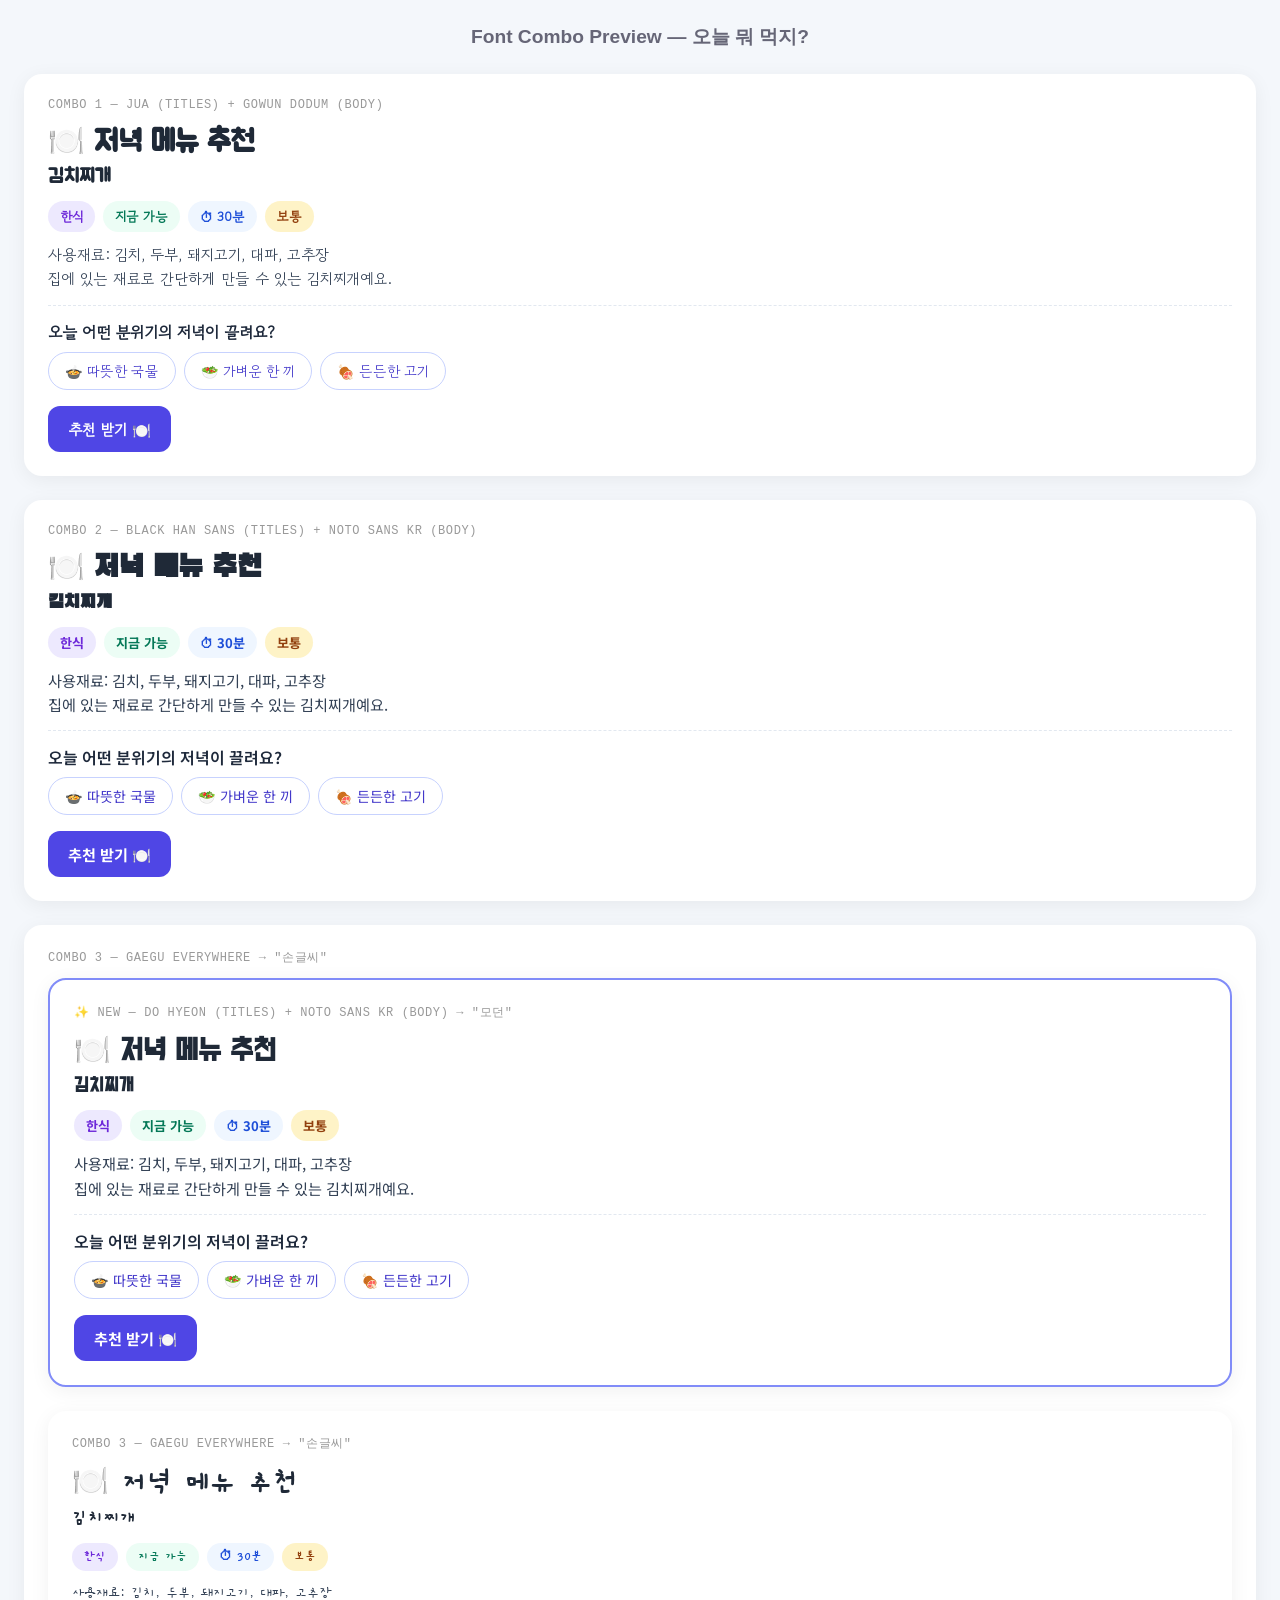
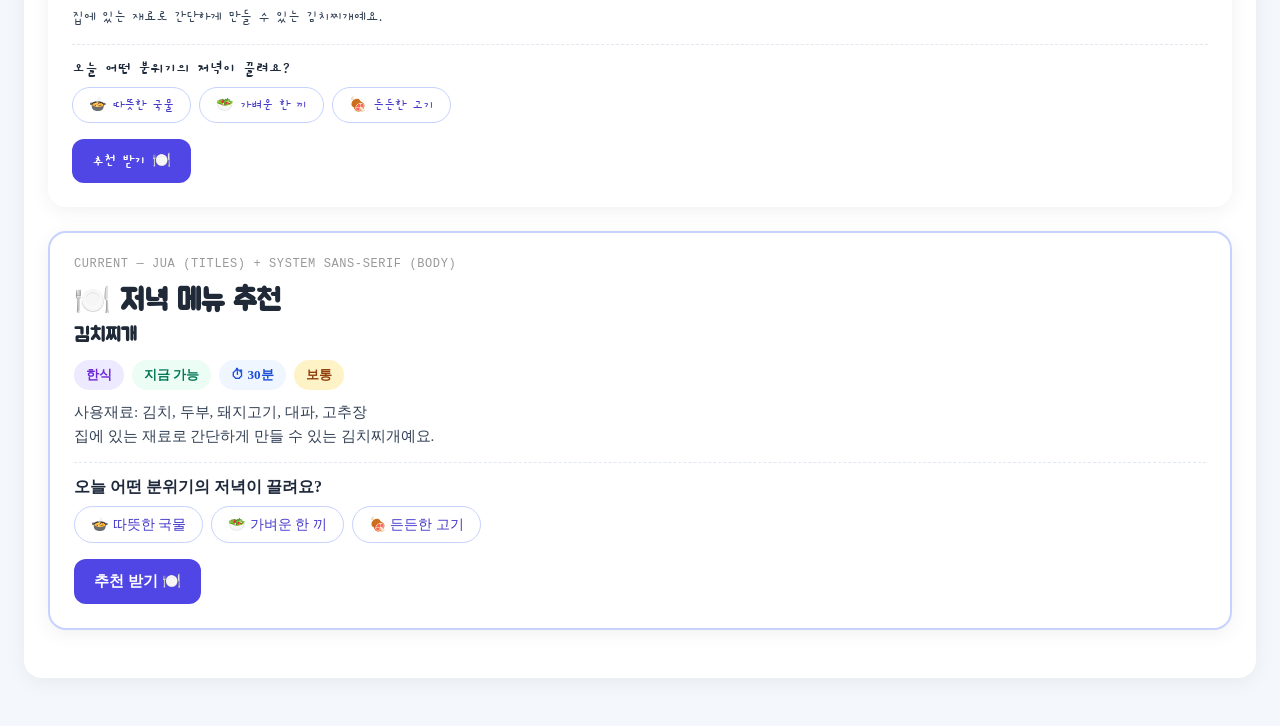
<file: font-preview.html>
<!DOCTYPE html>
<html lang="ko">
<head>
  <meta charset="UTF-8" />
  <meta name="viewport" content="width=device-width, initial-scale=1.0" />
  <title>Font Preview</title>
  <link rel="preconnect" href="https://fonts.googleapis.com">
  <link rel="preconnect" href="https://fonts.gstatic.com" crossorigin>
  <link href="https://fonts.googleapis.com/css2?family=Black+Han+Sans&family=Do+Hyeon&family=Gaegu:wght@400;700&family=Gamja+Flower&family=Gowun+Dodum&family=Gothic+A1:wght@400;700&family=IBM+Plex+Sans+KR:wght@400;600&family=Jua&family=Noto+Sans+KR:wght@400;700&display=swap" rel="stylesheet">
  <style>
    .highlight { border: 2px solid #818cf8; }
  </style>
  <style>
    * { box-sizing: border-box; margin: 0; padding: 0; }
    body { background: #f4f7fb; padding: 24px; }
    h1 { font-family: sans-serif; font-size: 1.2rem; color: #667; margin-bottom: 24px; text-align: center; }

    .combo { 
      background: #fff; 
      border-radius: 18px; 
      padding: 24px; 
      margin-bottom: 24px; 
      box-shadow: 0 4px 20px rgba(0,0,0,0.06);
    }
    .combo-label {
      font-family: monospace;
      font-size: 0.75rem;
      color: #999;
      margin-bottom: 12px;
      text-transform: uppercase;
      letter-spacing: 0.05em;
    }
    .combo-title {
      font-size: 1.85rem;
      font-weight: 900;
      color: #1f2937;
      margin-bottom: 4px;
    }
    .combo-dish {
      font-size: 1.2rem;
      font-weight: 700;
      color: #1f2937;
      margin-bottom: 12px;
    }
    .combo-body {
      font-size: 0.95rem;
      color: #334155;
      line-height: 1.6;
      margin-bottom: 10px;
    }
    .combo-pills {
      display: flex; flex-wrap: wrap; gap: 8px; margin-bottom: 10px;
    }
    .pill {
      display: inline-block;
      padding: 6px 12px;
      border-radius: 999px;
      font-size: 0.82rem;
      font-weight: 700;
    }
    .pill-purple { background: #ede9fe; color: #6d28d9; }
    .pill-green { background: #ecfdf5; color: #047857; }
    .pill-blue { background: #eff6ff; color: #1d4ed8; }
    .pill-yellow { background: #fef3c7; color: #92400e; }

    .combo-question {
      font-size: 1rem;
      font-weight: 600;
      color: #1e293b;
      margin-bottom: 8px;
    }
    .combo-options { display: flex; flex-wrap: wrap; gap: 8px; margin-bottom: 8px; }
    .option-btn {
      background: white;
      border: 1.5px solid #c7d2fe;
      border-radius: 20px;
      padding: 8px 16px;
      font-size: 0.88rem;
      color: #4338ca;
      cursor: default;
    }
    .combo-btn {
      background: #4f46e5;
      color: white;
      border: none;
      border-radius: 12px;
      padding: 12px 20px;
      font-weight: 700;
      font-size: 0.95rem;
      cursor: default;
      margin-top: 8px;
    }
    .divider { border: none; border-top: 1px dashed #e2e8f0; margin: 14px 0; }
  </style>
</head>
<body>

<h1>Font Combo Preview — 오늘 뭐 먹지?</h1>

<!-- COMBO 1: Jua + Gowun Dodum -->
<div class="combo">
  <div class="combo-label">Combo 1 — Jua (titles) + Gowun Dodum (body)</div>
  <div class="combo-title" style="font-family: 'Jua', sans-serif;">🍽️ 저녁 메뉴 추천</div>
  <div class="combo-dish" style="font-family: 'Jua', sans-serif;">김치찌개</div>
  <div class="combo-pills">
    <span class="pill pill-purple" style="font-family: 'Gowun Dodum', sans-serif;">한식</span>
    <span class="pill pill-green" style="font-family: 'Gowun Dodum', sans-serif;">지금 가능</span>
    <span class="pill pill-blue" style="font-family: 'Gowun Dodum', sans-serif;">⏱ 30분</span>
    <span class="pill pill-yellow" style="font-family: 'Gowun Dodum', sans-serif;">보통</span>
  </div>
  <div class="combo-body" style="font-family: 'Gowun Dodum', sans-serif;">
    사용재료: 김치, 두부, 돼지고기, 대파, 고추장<br>
    집에 있는 재료로 간단하게 만들 수 있는 김치찌개예요.
  </div>
  <hr class="divider">
  <div class="combo-question" style="font-family: 'Gowun Dodum', sans-serif;">오늘 어떤 분위기의 저녁이 끌려요?</div>
  <div class="combo-options">
    <span class="option-btn" style="font-family: 'Gowun Dodum', sans-serif;">🍲 따뜻한 국물</span>
    <span class="option-btn" style="font-family: 'Gowun Dodum', sans-serif;">🥗 가벼운 한 끼</span>
    <span class="option-btn" style="font-family: 'Gowun Dodum', sans-serif;">🍖 든든한 고기</span>
  </div>
  <button class="combo-btn" style="font-family: 'Gowun Dodum', sans-serif;">추천 받기 🍽️</button>
</div>

<!-- COMBO 2: Black Han Sans + Noto Sans KR -->
<div class="combo">
  <div class="combo-label">Combo 2 — Black Han Sans (titles) + Noto Sans KR (body)</div>
  <div class="combo-title" style="font-family: 'Black Han Sans', sans-serif;">🍽️ 저녁 메뉴 추천</div>
  <div class="combo-dish" style="font-family: 'Black Han Sans', sans-serif;">김치찌개</div>
  <div class="combo-pills">
    <span class="pill pill-purple" style="font-family: 'Noto Sans KR', sans-serif;">한식</span>
    <span class="pill pill-green" style="font-family: 'Noto Sans KR', sans-serif;">지금 가능</span>
    <span class="pill pill-blue" style="font-family: 'Noto Sans KR', sans-serif;">⏱ 30분</span>
    <span class="pill pill-yellow" style="font-family: 'Noto Sans KR', sans-serif;">보통</span>
  </div>
  <div class="combo-body" style="font-family: 'Noto Sans KR', sans-serif;">
    사용재료: 김치, 두부, 돼지고기, 대파, 고추장<br>
    집에 있는 재료로 간단하게 만들 수 있는 김치찌개예요.
  </div>
  <hr class="divider">
  <div class="combo-question" style="font-family: 'Noto Sans KR', sans-serif;">오늘 어떤 분위기의 저녁이 끌려요?</div>
  <div class="combo-options">
    <span class="option-btn" style="font-family: 'Noto Sans KR', sans-serif;">🍲 따뜻한 국물</span>
    <span class="option-btn" style="font-family: 'Noto Sans KR', sans-serif;">🥗 가벼운 한 끼</span>
    <span class="option-btn" style="font-family: 'Noto Sans KR', sans-serif;">🍖 든든한 고기</span>
  </div>
  <button class="combo-btn" style="font-family: 'Noto Sans KR', sans-serif;">추천 받기 🍽️</button>
</div>

<!-- COMBO 3: Gaegu everywhere -->
<div class="combo">
  <div class="combo-label">Combo 3 — Gaegu everywhere → "손글씨"</div>

<!-- NEW COMBO: Do Hyeon + Noto Sans KR -->
<div class="combo highlight">
  <div class="combo-label">✨ NEW — Do Hyeon (titles) + Noto Sans KR (body) → "모던"</div>
  <div class="combo-title" style="font-family: 'Do Hyeon', sans-serif;">🍽️ 저녁 메뉴 추천</div>
  <div class="combo-dish" style="font-family: 'Do Hyeon', sans-serif;">김치찌개</div>
  <div class="combo-pills">
    <span class="pill pill-purple" style="font-family: 'Noto Sans KR', sans-serif;">한식</span>
    <span class="pill pill-green" style="font-family: 'Noto Sans KR', sans-serif;">지금 가능</span>
    <span class="pill pill-blue" style="font-family: 'Noto Sans KR', sans-serif;">⏱ 30분</span>
    <span class="pill pill-yellow" style="font-family: 'Noto Sans KR', sans-serif;">보통</span>
  </div>
  <div class="combo-body" style="font-family: 'Noto Sans KR', sans-serif;">
    사용재료: 김치, 두부, 돼지고기, 대파, 고추장<br>
    집에 있는 재료로 간단하게 만들 수 있는 김치찌개예요.
  </div>
  <hr class="divider">
  <div class="combo-question" style="font-family: 'Noto Sans KR', sans-serif;">오늘 어떤 분위기의 저녁이 끌려요?</div>
  <div class="combo-options">
    <span class="option-btn" style="font-family: 'Noto Sans KR', sans-serif;">🍲 따뜻한 국물</span>
    <span class="option-btn" style="font-family: 'Noto Sans KR', sans-serif;">🥗 가벼운 한 끼</span>
    <span class="option-btn" style="font-family: 'Noto Sans KR', sans-serif;">🍖 든든한 고기</span>
  </div>
  <button class="combo-btn" style="font-family: 'Noto Sans KR', sans-serif;">추천 받기 🍽️</button>
</div>

<!-- Combo 3 continues below -->
<div class="combo">
  <div class="combo-label">Combo 3 — Gaegu everywhere → "손글씨"</div>
  <div class="combo-title" style="font-family: 'Gaegu', cursive; font-weight: 700;">🍽️ 저녁 메뉴 추천</div>
  <div class="combo-dish" style="font-family: 'Gaegu', cursive; font-weight: 700;">김치찌개</div>
  <div class="combo-pills">
    <span class="pill pill-purple" style="font-family: 'Gaegu', cursive;">한식</span>
    <span class="pill pill-green" style="font-family: 'Gaegu', cursive;">지금 가능</span>
    <span class="pill pill-blue" style="font-family: 'Gaegu', cursive;">⏱ 30분</span>
    <span class="pill pill-yellow" style="font-family: 'Gaegu', cursive;">보통</span>
  </div>
  <div class="combo-body" style="font-family: 'Gaegu', cursive;">
    사용재료: 김치, 두부, 돼지고기, 대파, 고추장<br>
    집에 있는 재료로 간단하게 만들 수 있는 김치찌개예요.
  </div>
  <hr class="divider">
  <div class="combo-question" style="font-family: 'Gaegu', cursive; font-weight: 700;">오늘 어떤 분위기의 저녁이 끌려요?</div>
  <div class="combo-options">
    <span class="option-btn" style="font-family: 'Gaegu', cursive;">🍲 따뜻한 국물</span>
    <span class="option-btn" style="font-family: 'Gaegu', cursive;">🥗 가벼운 한 끼</span>
    <span class="option-btn" style="font-family: 'Gaegu', cursive;">🍖 든든한 고기</span>
  </div>
  <button class="combo-btn" style="font-family: 'Gaegu', cursive;">추천 받기 🍽️</button>
</div>

<!-- BONUS: Current (Jua + system sans) -->
<div class="combo" style="border: 2px solid #c7d2fe;">
  <div class="combo-label">Current — Jua (titles) + System sans-serif (body)</div>
  <div class="combo-title" style="font-family: 'Jua', sans-serif;">🍽️ 저녁 메뉴 추천</div>
  <div class="combo-dish" style="font-family: 'Jua', sans-serif;">김치찌개</div>
  <div class="combo-pills">
    <span class="pill pill-purple">한식</span>
    <span class="pill pill-green">지금 가능</span>
    <span class="pill pill-blue">⏱ 30분</span>
    <span class="pill pill-yellow">보통</span>
  </div>
  <div class="combo-body">
    사용재료: 김치, 두부, 돼지고기, 대파, 고추장<br>
    집에 있는 재료로 간단하게 만들 수 있는 김치찌개예요.
  </div>
  <hr class="divider">
  <div class="combo-question">오늘 어떤 분위기의 저녁이 끌려요?</div>
  <div class="combo-options">
    <span class="option-btn">🍲 따뜻한 국물</span>
    <span class="option-btn">🥗 가벼운 한 끼</span>
    <span class="option-btn">🍖 든든한 고기</span>
  </div>
  <button class="combo-btn">추천 받기 🍽️</button>
</div>

</body>
</html>
</file>
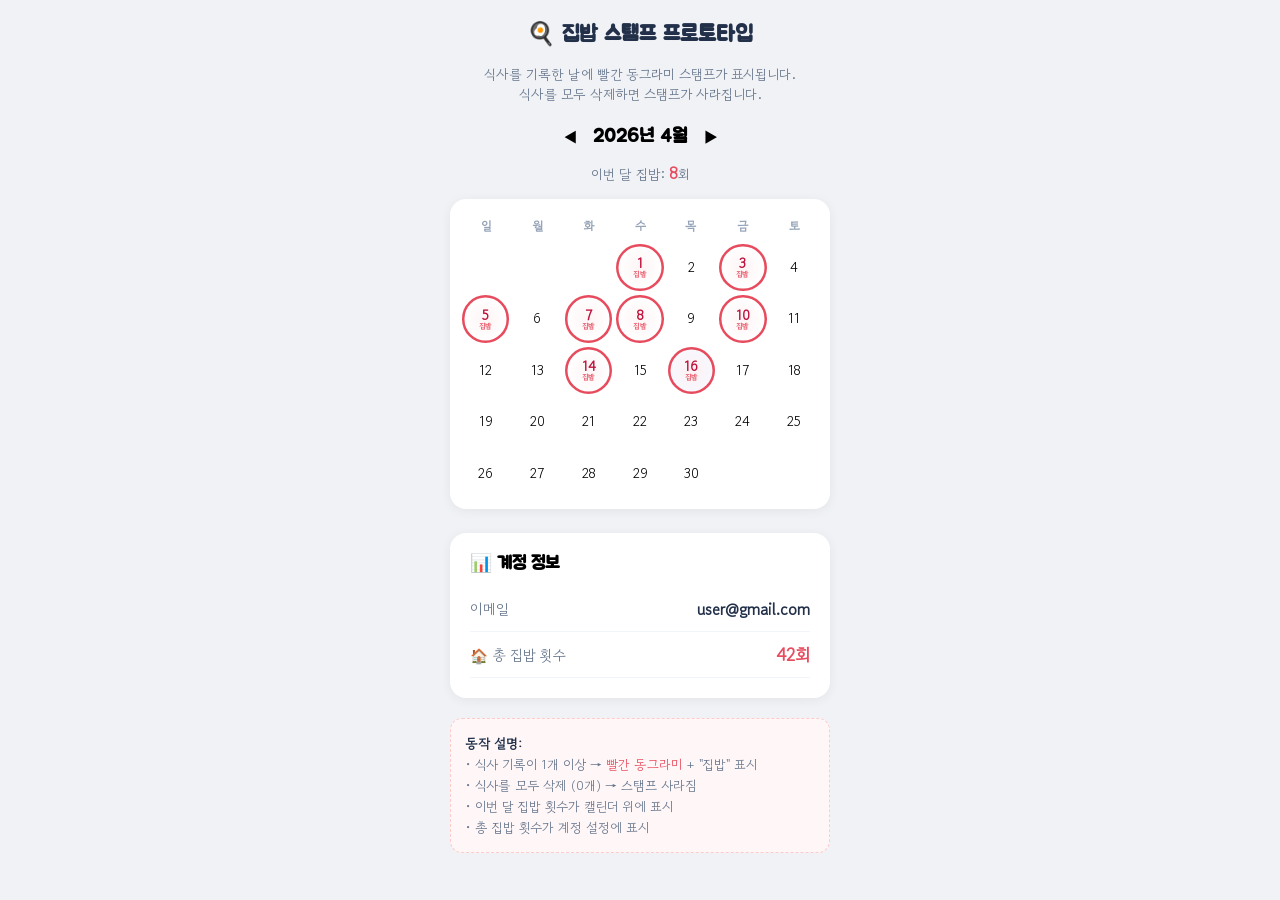
<file: stamp-prototype.html>
<!DOCTYPE html>
<html lang="ko">
<head>
  <meta charset="UTF-8" />
  <meta name="viewport" content="width=device-width, initial-scale=1.0" />
  <title>집밥 스탬프 프로토타입</title>
  <link href="https://fonts.googleapis.com/css2?family=Jua&family=Gowun+Dodum&display=swap" rel="stylesheet" />
  <style>
    * { margin: 0; padding: 0; box-sizing: border-box; }
    body {
      font-family: 'Gowun Dodum', sans-serif;
      background: #f0f2f5;
      padding: 20px;
      max-width: 420px;
      margin: 0 auto;
    }
    h2 {
      font-family: 'Jua', sans-serif;
      text-align: center;
      margin-bottom: 16px;
      font-size: 1.4rem;
      color: #22304a;
    }
    .description {
      text-align: center;
      color: #64748b;
      font-size: 0.85rem;
      margin-bottom: 20px;
      line-height: 1.5;
    }

    /* Calendar header */
    .calendar-header {
      display: flex;
      align-items: center;
      justify-content: center;
      gap: 16px;
      margin-bottom: 12px;
    }
    .calendar-header h3 {
      font-family: 'Jua', sans-serif;
      font-size: 1.2rem;
    }

    /* Monthly count badge */
    .month-stamp-count {
      text-align: center;
      margin-bottom: 14px;
      font-size: 0.85rem;
      color: #64748b;
    }
    .month-stamp-count strong {
      color: #e74c5e;
      font-size: 1rem;
    }

    /* Calendar grid */
    .calendar-grid {
      display: grid;
      grid-template-columns: repeat(7, 1fr);
      gap: 4px;
      background: white;
      border-radius: 16px;
      padding: 12px;
      box-shadow: 0 2px 12px rgba(0,0,0,0.06);
    }
    .cal-day-header {
      text-align: center;
      font-size: 0.75rem;
      font-weight: 600;
      color: #94a3b8;
      padding: 6px 0;
    }
    .cal-day {
      position: relative;
      aspect-ratio: 1;
      padding: 2px;
      border-radius: 50%;
      display: flex;
      flex-direction: column;
      align-items: center;
      justify-content: center;
      gap: 0px;
      cursor: pointer;
      transition: background 0.15s, box-shadow 0.2s;
    }
    .cal-day:hover {
      background: #f1f5f9;
    }
    .cal-day.today {
      background: #eef2ff;
      font-weight: 700;
    }

    /* ─── 집밥 stamp ─── */
    .cal-day.has-stamp {
      background: radial-gradient(circle, rgba(231,76,94,0.06) 0%, transparent 70%);
      box-shadow: inset 0 0 0 2.5px #e74c5e;
      animation: stampIn 0.3s ease-out;
    }
    .cal-day.has-stamp.today {
      box-shadow: inset 0 0 0 2.5px #e74c5e;
      background: radial-gradient(circle, rgba(231,76,94,0.08) 0%, rgba(238,242,255,0.5) 70%);
    }
    @keyframes stampIn {
      0% { transform: scale(0.8); opacity: 0.5; }
      60% { transform: scale(1.05); }
      100% { transform: scale(1); opacity: 1; }
    }
    .stamp-label {
      font-size: 0.45rem;
      font-weight: 800;
      color: #e74c5e;
      letter-spacing: 0.04em;
      line-height: 1;
      opacity: 0.85;
    }

    .cal-day-num {
      font-size: 0.85rem;
      z-index: 1;
      line-height: 1.1;
    }
    .cal-day.has-stamp .cal-day-num {
      color: #be123c;
      font-weight: 800;
    }

    /* Empty cells */
    .cal-day.empty {
      cursor: default;
      aspect-ratio: auto;
      min-height: 0;
    }
    .cal-day.empty:hover {
      background: transparent;
    }

    /* ─── Account section ─── */
    .account-card {
      margin-top: 24px;
      background: white;
      border-radius: 16px;
      padding: 20px;
      box-shadow: 0 2px 12px rgba(0,0,0,0.06);
    }
    .account-card h3 {
      font-family: 'Jua', sans-serif;
      font-size: 1.1rem;
      margin-bottom: 12px;
    }
    .account-row {
      display: flex;
      justify-content: space-between;
      align-items: center;
      padding: 10px 0;
      border-bottom: 1px solid #f1f5f9;
    }
    .account-label {
      color: #64748b;
      font-size: 0.9rem;
    }
    .account-value {
      font-weight: 700;
      color: #22304a;
    }
    .stamp-total {
      color: #e74c5e;
      font-size: 1.1rem;
    }

    /* Legend */
    .legend {
      margin-top: 20px;
      padding: 14px;
      background: #fff7f7;
      border: 1px dashed #fecaca;
      border-radius: 12px;
      font-size: 0.82rem;
      color: #64748b;
      line-height: 1.6;
    }
    .legend strong { color: #22304a; }
  </style>
</head>
<body>

  <h2>🍳 집밥 스탬프 프로토타입</h2>
  <p class="description">식사를 기록한 날에 빨간 동그라미 스탬프가 표시됩니다.<br>식사를 모두 삭제하면 스탬프가 사라집니다.</p>

  <!-- Calendar -->
  <div class="calendar-header">
    <span>◀</span>
    <h3>2026년 4월</h3>
    <span>▶</span>
  </div>

  <div class="month-stamp-count">
    이번 달 집밥: <strong>8</strong>회
  </div>

  <div class="calendar-grid" id="grid"></div>

  <!-- Account section -->
  <div class="account-card">
    <h3>📊 계정 정보</h3>
    <div class="account-row">
      <span class="account-label">이메일</span>
      <span class="account-value">user@gmail.com</span>
    </div>
    <div class="account-row">
      <span class="account-label">🏠 총 집밥 횟수</span>
      <span class="account-value stamp-total">42회</span>
    </div>
  </div>

  <!-- Legend -->
  <div class="legend">
    <strong>동작 설명:</strong><br>
    • 식사 기록이 1개 이상 → <span style="color:#e74c5e">빨간 동그라미</span> + "집밥" 표시<br>
    • 식사를 모두 삭제 (0개) → 스탬프 사라짐<br>
    • 이번 달 집밥 횟수가 캘린더 위에 표시<br>
    • 총 집밥 횟수가 계정 설정에 표시
  </div>

  <script>
    // Sample data: dates that have meal logs
    const mealsOnDates = new Set([1, 3, 5, 7, 8, 10, 14, 16]);
    const dayNames = ["일","월","화","수","목","금","토"];
    const grid = document.getElementById("grid");

    // Day headers
    dayNames.forEach(d => {
      const hdr = document.createElement("div");
      hdr.className = "cal-day-header";
      hdr.textContent = d;
      grid.appendChild(hdr);
    });

    // April 2026 starts on Wednesday (day 3)
    const firstDay = 3;
    const daysInMonth = 30;

    // Blank cells
    for (let i = 0; i < firstDay; i++) {
      const blank = document.createElement("div");
      blank.className = "cal-day empty";
      grid.appendChild(blank);
    }

    // Day cells
    for (let d = 1; d <= daysInMonth; d++) {
      const cell = document.createElement("div");
      cell.className = "cal-day";

      if (d === 16) cell.classList.add("today");

      const hasMeal = mealsOnDates.has(d);
      if (hasMeal) cell.classList.add("has-stamp");

      cell.innerHTML = `
        <span class="cal-day-num">${d}</span>
        ${hasMeal ? '<span class="stamp-label">집밥</span>' : ''}
      `;

      grid.appendChild(cell);
    }
  </script>

</body>
</html>
</file>
